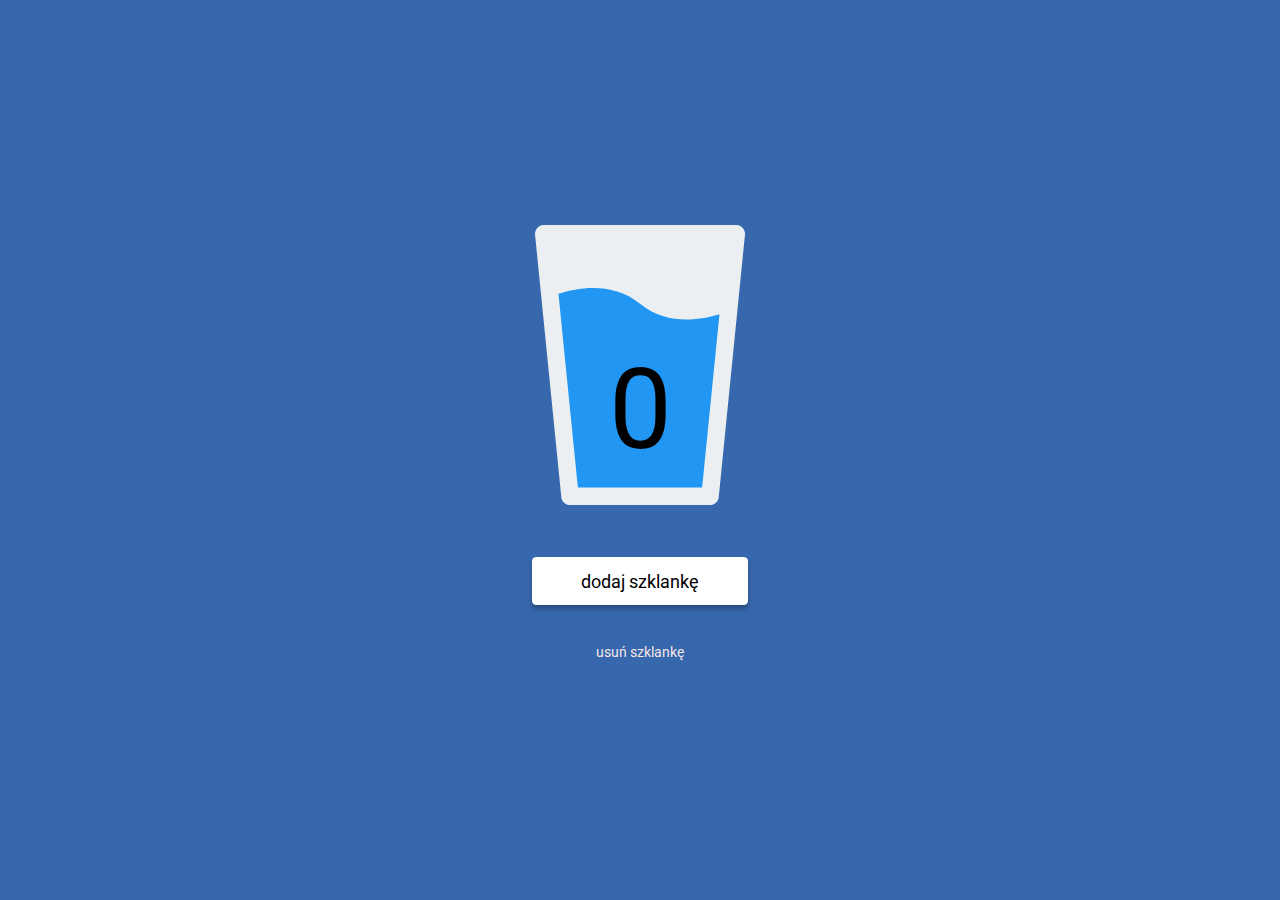
<file: index.html>
<!DOCTYPE html>
<html lang="pl">

<head>
  <meta charset="UTF-8" />
  <meta name="viewport" content="width=device-width, initial-scale=1.0" />
  <meta http-equiv="X-UA-Compatible" content="ie=edge" />
  <title>Site title</title>
  <meta name="description" content="spimle app with PWA- HydrAPP" />

  <!-- Title -->
  <meta property="og:title" content="HydrAPP" />
  <!-- OPTIONAL description. 2-4 sentences. -->
  <meta property="og:description" content="HydrAPP" />
  <!-- full url with http(s) ie. https://maciejkorsan.github.io/my-repo/ -->
  <meta property="og:url" content="https://waldekadams.github.io/AppWaterGlass/" />
  <!-- full url to the image with http(s) ie. https://maciejkorsan.github.io/my-repo/assets/img/fb.png. Facebook suggests at least 1200 x 630. -->
  <meta property="og:image" content="https://waldekadams.github.io/AppWaterGlass/assets/img/water-glass(1).svg" />
  <link rel="manifest" href="manifest.json" />
  <meta name="apple-mobile-web-app-capable" content="yes" />
  <link rel="apple-touch-icon" sizes="192x192" href="assets/pwa/icons/icon-192x192.png" />
  <link rel="icon" type="image/png" href="assets/pwa/icons/icon-192x192.png" />
  <link rel="stylesheet" href="css/main.css" />
</head>

<body>
  <main class="main">
    <div class="main__wrap">
      <img class="main__wrap--icon" src="assets/img/water-glass (1).svg" alt="water in glass">
      <div class="main__wrap--counter main__wrap--counter--js">7</div>
    </div>

    <button class="main__button--add main__button--add--js">dodaj szklankę</button>
    <button class="main__button--remove main__button--remove--js">usuń szklankę</button>

  </main>
  <script src="js/main.js"></script>
</body>

</html>
</file>
<file: css/main.css>
/*! normalize.css v8.0.1 | MIT License | github.com/necolas/normalize.css */
/* Document
   ========================================================================== */
/**
 * 1. Correct the line height in all browsers.
 * 2. Prevent adjustments of font size after orientation changes in iOS.
 */
@import url("https://fonts.googleapis.com/css2?family=Roboto:wght@500&display=swap");
html {
  line-height: 1.15;
  /* 1 */
  -webkit-text-size-adjust: 100%;
  /* 2 */ }

/* Sections
   ========================================================================== */
/**
 * Remove the margin in all browsers.
 */
body {
  margin: 0; }

/**
 * Render the `main` element consistently in IE.
 */
main {
  display: block; }

/**
 * Correct the font size and margin on `h1` elements within `section` and
 * `article` contexts in Chrome, Firefox, and Safari.
 */
h1 {
  font-size: 2em;
  margin: 0.67em 0; }

/* Grouping content
   ========================================================================== */
/**
 * 1. Add the correct box sizing in Firefox.
 * 2. Show the overflow in Edge and IE.
 */
hr {
  -webkit-box-sizing: content-box;
          box-sizing: content-box;
  /* 1 */
  height: 0;
  /* 1 */
  overflow: visible;
  /* 2 */ }

/**
 * 1. Correct the inheritance and scaling of font size in all browsers.
 * 2. Correct the odd `em` font sizing in all browsers.
 */
pre {
  font-family: monospace, monospace;
  /* 1 */
  font-size: 1em;
  /* 2 */ }

/* Text-level semantics
   ========================================================================== */
/**
 * Remove the gray background on active links in IE 10.
 */
a {
  background-color: transparent; }

/**
 * 1. Remove the bottom border in Chrome 57-
 * 2. Add the correct text decoration in Chrome, Edge, IE, Opera, and Safari.
 */
abbr[title] {
  border-bottom: none;
  /* 1 */
  text-decoration: underline;
  /* 2 */
  -webkit-text-decoration: underline dotted;
          text-decoration: underline dotted;
  /* 2 */ }

/**
 * Add the correct font weight in Chrome, Edge, and Safari.
 */
b,
strong {
  font-weight: bolder; }

/**
 * 1. Correct the inheritance and scaling of font size in all browsers.
 * 2. Correct the odd `em` font sizing in all browsers.
 */
code,
kbd,
samp {
  font-family: monospace, monospace;
  /* 1 */
  font-size: 1em;
  /* 2 */ }

/**
 * Add the correct font size in all browsers.
 */
small {
  font-size: 80%; }

/**
 * Prevent `sub` and `sup` elements from affecting the line height in
 * all browsers.
 */
sub,
sup {
  font-size: 75%;
  line-height: 0;
  position: relative;
  vertical-align: baseline; }

sub {
  bottom: -0.25em; }

sup {
  top: -0.5em; }

/* Embedded content
   ========================================================================== */
/**
 * Remove the border on images inside links in IE 10.
 */
img {
  border-style: none; }

/* Forms
   ========================================================================== */
/**
 * 1. Change the font styles in all browsers.
 * 2. Remove the margin in Firefox and Safari.
 */
button,
input,
optgroup,
select,
textarea {
  font-family: inherit;
  /* 1 */
  font-size: 100%;
  /* 1 */
  line-height: 1.15;
  /* 1 */
  margin: 0;
  /* 2 */ }

/**
 * Show the overflow in IE.
 * 1. Show the overflow in Edge.
 */
button,
input {
  /* 1 */
  overflow: visible; }

/**
 * Remove the inheritance of text transform in Edge, Firefox, and IE.
 * 1. Remove the inheritance of text transform in Firefox.
 */
button,
select {
  /* 1 */
  text-transform: none; }

/**
 * Correct the inability to style clickable types in iOS and Safari.
 */
button,
[type="button"],
[type="reset"],
[type="submit"] {
  -webkit-appearance: button; }

/**
 * Remove the inner border and padding in Firefox.
 */
button::-moz-focus-inner,
[type="button"]::-moz-focus-inner,
[type="reset"]::-moz-focus-inner,
[type="submit"]::-moz-focus-inner {
  border-style: none;
  padding: 0; }

/**
 * Restore the focus styles unset by the previous rule.
 */
button:-moz-focusring,
[type="button"]:-moz-focusring,
[type="reset"]:-moz-focusring,
[type="submit"]:-moz-focusring {
  outline: 1px dotted ButtonText; }

/**
 * Correct the padding in Firefox.
 */
fieldset {
  padding: 0.35em 0.75em 0.625em; }

/**
 * 1. Correct the text wrapping in Edge and IE.
 * 2. Correct the color inheritance from `fieldset` elements in IE.
 * 3. Remove the padding so developers are not caught out when they zero out
 *    `fieldset` elements in all browsers.
 */
legend {
  -webkit-box-sizing: border-box;
          box-sizing: border-box;
  /* 1 */
  color: inherit;
  /* 2 */
  display: table;
  /* 1 */
  max-width: 100%;
  /* 1 */
  padding: 0;
  /* 3 */
  white-space: normal;
  /* 1 */ }

/**
 * Add the correct vertical alignment in Chrome, Firefox, and Opera.
 */
progress {
  vertical-align: baseline; }

/**
 * Remove the default vertical scrollbar in IE 10+.
 */
textarea {
  overflow: auto; }

/**
 * 1. Add the correct box sizing in IE 10.
 * 2. Remove the padding in IE 10.
 */
[type="checkbox"],
[type="radio"] {
  -webkit-box-sizing: border-box;
          box-sizing: border-box;
  /* 1 */
  padding: 0;
  /* 2 */ }

/**
 * Correct the cursor style of increment and decrement buttons in Chrome.
 */
[type="number"]::-webkit-inner-spin-button,
[type="number"]::-webkit-outer-spin-button {
  height: auto; }

/**
 * 1. Correct the odd appearance in Chrome and Safari.
 * 2. Correct the outline style in Safari.
 */
[type="search"] {
  -webkit-appearance: textfield;
  /* 1 */
  outline-offset: -2px;
  /* 2 */ }

/**
 * Remove the inner padding in Chrome and Safari on macOS.
 */
[type="search"]::-webkit-search-decoration {
  -webkit-appearance: none; }

/**
 * 1. Correct the inability to style clickable types in iOS and Safari.
 * 2. Change font properties to `inherit` in Safari.
 */
::-webkit-file-upload-button {
  -webkit-appearance: button;
  /* 1 */
  font: inherit;
  /* 2 */ }

/* Interactive
   ========================================================================== */
/*
 * Add the correct display in Edge, IE 10+, and Firefox.
 */
details {
  display: block; }

/*
 * Add the correct display in all browsers.
 */
summary {
  display: list-item; }

/* Misc
   ========================================================================== */
/**
 * Add the correct display in IE 10+.
 */
template {
  display: none; }

/**
 * Add the correct display in IE 10.
 */
[hidden] {
  display: none; }

html {
  -webkit-box-sizing: border-box;
          box-sizing: border-box; }

*,
*:before,
*:after {
  -webkit-box-sizing: inherit;
          box-sizing: inherit; }

body {
  color: #F9C802;
  background: #3767AD;
  font-family: 'Roboto', sans-serif; }

.main {
  display: -webkit-box;
  display: -ms-flexbox;
  display: flex;
  -webkit-box-orient: vertical;
  -webkit-box-direction: normal;
      -ms-flex-direction: column;
          flex-direction: column;
  -webkit-box-pack: center;
      -ms-flex-pack: center;
          justify-content: center;
  -webkit-box-align: center;
      -ms-flex-align: center;
          align-items: center;
  margin-top: 25vh;
  margin-bottom: 5vh; }
  .main__wrap {
    text-align: center;
    position: relative;
    margin-bottom: 48px; }
    .main__wrap--counter {
      position: absolute;
      top: 65%;
      left: 50%;
      -webkit-transform: translate(-50%, -50%);
          -ms-transform: translate(-50%, -50%);
              transform: translate(-50%, -50%);
      font-size: 112px;
      color: #000; }
  .main__button--add {
    width: 216px;
    height: 48px;
    font-size: 18px;
    margin-bottom: 38px;
    line-height: 21px;
    text-align: center;
    background: #FFFFFF;
    -webkit-box-shadow: 0px 4px 4px rgba(0, 0, 0, 0.25);
            box-shadow: 0px 4px 4px rgba(0, 0, 0, 0.25);
    border: 1px solid #FFFFFF;
    border-radius: 4px; }
  .main__button--remove {
    font-size: 14px;
    line-height: 16px;
    color: #F5E5E7;
    background-color: #3767AD;
    -webkit-box-shadow: none;
            box-shadow: none;
    border: none; }

/*# sourceMappingURL=main.css.map */
</file>
